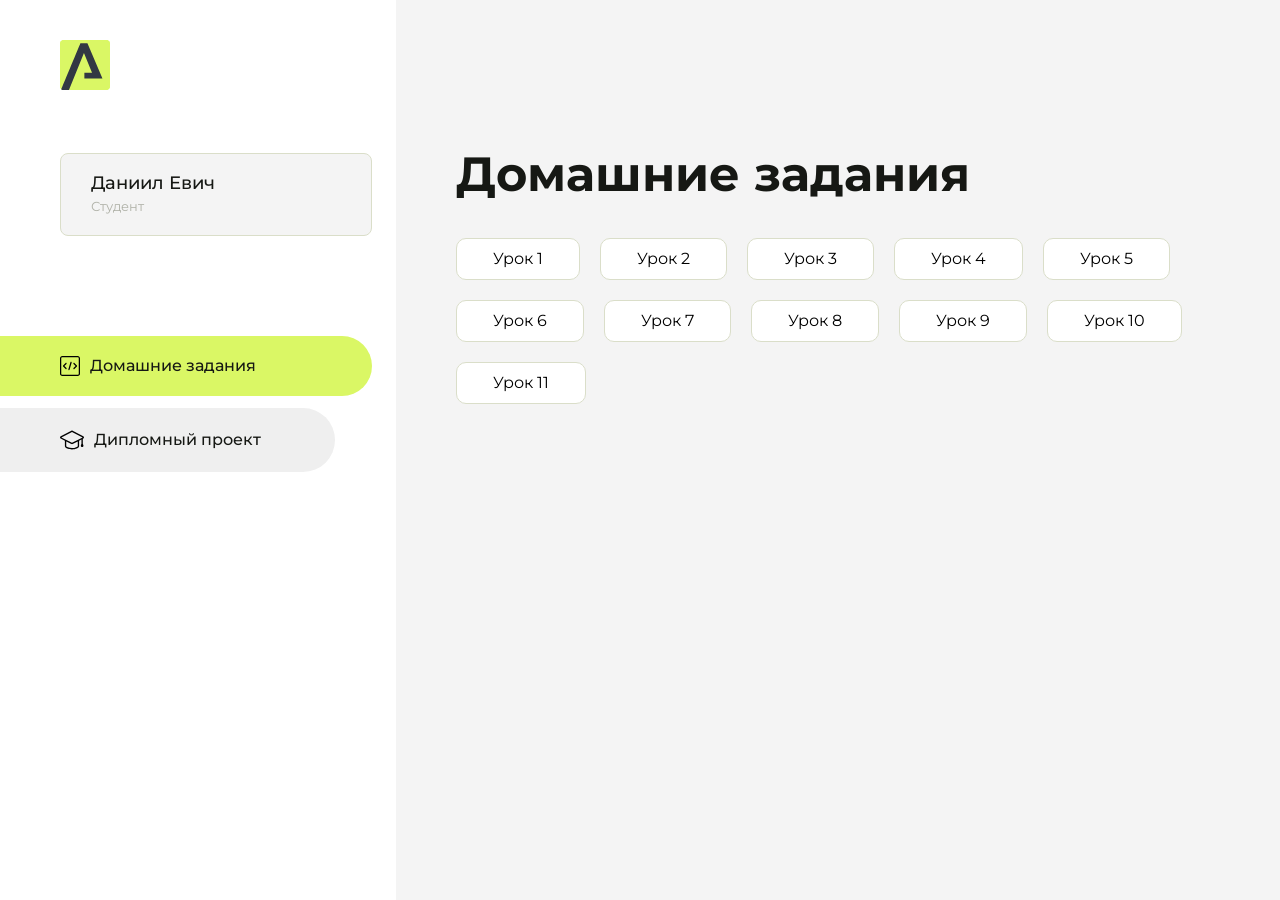
<file: index.html>
<!DOCTYPE html>
<html lang="en">
<head>
    <meta charset="UTF-8">
    <meta name="viewport" content="width=device-width, initial-scale=1.0">
    <title>Домашняя работа</title>
    <link rel="shortcut icon" href="src/logo.ico" type="image/x-icon">
    <link rel="preconnect" href="https://fonts.googleapis.com">
    <link rel="preconnect" href="https://fonts.gstatic.com" crossorigin>
    <link href="https://fonts.googleapis.com/css2?family=Montserrat:wght@400;500;700&family=Rubik:wght@500&display=swap"
          rel="stylesheet">
    <link rel="stylesheet" href="src/style.css">
</head>
<body id="body">
<div class="overlay" id="overlay"></div>
<div class="layout">
    <div class="burger" id="burger">
        <svg viewBox="0 0 24 24" fill="none" xmlns="http://www.w3.org/2000/svg">
            <g id="SVGRepo_bgCarrier" stroke-width="0"></g>
            <g id="SVGRepo_tracerCarrier" stroke-linecap="round" stroke-linejoin="round"></g>
            <g id="SVGRepo_iconCarrier">
                <path d="M4 18L20 18" stroke="#DAF765" stroke-width="2" stroke-linecap="round"></path>
                <path d="M4 12L20 12" stroke="#DAF765" stroke-width="2" stroke-linecap="round"></path>
                <path d="M4 6L20 6" stroke="#DAF765" stroke-width="2" stroke-linecap="round"></path>
            </g>
        </svg>
    </div>
    <aside class="sidebar" id="sidebar">
        <div class="sidebar__inner">
            <div class="logo">
                <svg width="50" height="50" viewBox="0 0 50 50" fill="none" xmlns="http://www.w3.org/2000/svg">
                    <g clip-path="url(#clip0_513_74730)">
                        <path d="M46.17 -0.257004H3.83C1.57281 -0.257004 -0.257 1.57281 -0.257 3.83V46.17C-0.257 48.4272 1.57281 50.257 3.83 50.257H46.17C48.4272 50.257 50.257 48.4272 50.257 46.17V3.83C50.257 1.57281 48.4272 -0.257004 46.17 -0.257004Z"
                              fill="#DAF765"/>
                        <path d="M24.375 38.4H42.461L27.441 3.1585H20.4355C20.4355 3.1585 6.7895 35.881 1.1945 49.294C2.015 50.0275 3.0945 50.257 3.6945 50.257H8.8445L23.954 13.07L32.0465 32.8285H24.375V38.4Z"
                              fill="#323843"/>
                    </g>
                    <defs>
                        <clipPath id="clip0_513_74730">
                            <rect width="50" height="50" fill="white"/>
                        </clipPath>
                    </defs>
                </svg>
            </div>
            <div class="sidebar__user">
                <div class="sidebar__name">Даниил Евич</div>
                <div class="sidebar__text">Студент</div>
            </div>
            <div class="sidebar__tabs">
                <div class="sidebar__item">
                    <button class="sidebar__button active" id="tasks">
                        <svg xmlns="http://www.w3.org/2000/svg" width="20" height="20" viewBox="0 0 20 20" fill="none">
                            <g clip-path="url(#clip0_704_74543)">
                                <path d="M17.7083 20H2.29167C1.0275 20 0 18.9725 0 17.7083V2.29167C0 1.0275 1.0275 0 2.29167 0H17.7083C18.9725 0 20 1.0275 20 2.29167V17.7083C20 18.9725 18.9725 20 17.7083 20ZM2.29167 1.25C1.7175 1.25 1.25 1.7175 1.25 2.29167V17.7083C1.25 18.2825 1.7175 18.75 2.29167 18.75H17.7083C18.2825 18.75 18.75 18.2825 18.75 17.7083V2.29167C18.75 1.7175 18.2825 1.25 17.7083 1.25H2.29167Z"
                                      fill="black"/>
                                <path d="M6.04167 13.125C5.88167 13.125 5.72167 13.0642 5.6 12.9417L3.1 10.4417C2.85583 10.1975 2.85583 9.80167 3.1 9.5575L5.6 7.0575C5.84417 6.81333 6.24 6.81333 6.48417 7.0575C6.72833 7.30167 6.72833 7.6975 6.48417 7.94167L4.42583 10L6.48417 12.0583C6.72833 12.3025 6.72833 12.6983 6.48417 12.9425C6.36167 13.0642 6.20167 13.125 6.04167 13.125Z"
                                      fill="black"/>
                                <path d="M8.95833 14.1667C8.9 14.1667 8.84 14.1583 8.78167 14.1417C8.45083 14.0442 8.26083 13.6967 8.35833 13.3658L10.4417 6.28251C10.5392 5.95084 10.8892 5.76417 11.2175 5.85917C11.5483 5.95667 11.7383 6.30417 11.6408 6.63501L9.5575 13.7183C9.47833 13.9908 9.22833 14.1667 8.95833 14.1667Z"
                                      fill="black"/>
                                <path d="M13.9583 13.125C13.7983 13.125 13.6383 13.0642 13.5167 12.9417C13.2725 12.6975 13.2725 12.3017 13.5167 12.0575L15.575 9.99916L13.5167 7.94083C13.2725 7.69666 13.2725 7.30083 13.5167 7.05666C13.7608 6.81249 14.1567 6.81249 14.4008 7.05666L16.9008 9.55666C17.145 9.80083 17.145 10.1967 16.9008 10.4408L14.4008 12.9408C14.2783 13.0642 14.1183 13.125 13.9583 13.125Z"
                                      fill="black"/>
                            </g>
                            <defs>
                                <clipPath id="clip0_704_74543">
                                    <rect width="20" height="20" fill="white"/>
                                </clipPath>
                            </defs>
                        </svg>
                        <span>Домашние задания</span></button>
                </div>
                <div class="sidebar__item">
                    <button class="sidebar__button" id="diplom">
                        <svg xmlns="http://www.w3.org/2000/svg" width="24" height="24" viewBox="0 0 24 24" fill="none">
                            <g clip-path="url(#clip0_704_74553)">
                                <path d="M23.2628 10.5971C23.7176 10.365 24 9.90375 24 9.39337C24 8.883 23.7176 8.42175 23.2628 8.18962L12.6135 2.75362C12.2291 2.55824 11.7705 2.55787 11.3854 2.75399L0.736875 8.19C0.282375 8.42175 0 8.883 0 9.39337C0 9.90375 0.282375 10.365 0.736875 10.5971L4.89038 12.7177V18.2074C4.89038 19.8154 8.412 21.393 12 21.393C15.5884 21.393 19.1096 19.815 19.1096 18.2074V12.7174L21.4609 11.517V15.8017L20.901 17.2305C20.7409 17.6389 20.7934 18.0994 21.0405 18.4616C21.2876 18.8246 21.6979 19.041 22.1366 19.041C22.5754 19.041 22.9852 18.8246 23.2324 18.462C23.4795 18.099 23.532 17.6385 23.3719 17.2301L22.8124 15.8021V10.827L23.2628 10.5971ZM17.7623 18.1721C17.6198 18.6375 15.3491 20.0419 12 20.0419C8.65088 20.0419 6.38025 18.6375 6.2415 18.2074V12.3037L6.23887 12.3019C6.23812 12.057 6.1065 11.8207 5.87325 11.7019L1.3515 9.39337L12 3.95737L22.6489 9.39337L12 14.8294L5.87325 11.7019C5.54063 11.5331 4.6695 11.6674 4.5 12C4.33012 12.3322 4.55813 12.5479 4.89038 12.7177L11.3857 16.0331C11.5781 16.1314 11.7889 16.1805 12 16.1805C12.2107 16.1805 12.4222 16.1314 12.6146 16.0331L17.7593 13.407L17.7623 18.1721Z"
                                      fill="black"/>
                            </g>
                            <defs>
                                <clipPath id="clip0_704_74553">
                                    <rect width="24" height="24" fill="white"/>
                                </clipPath>
                            </defs>
                        </svg>
                        <span>Дипломный проект</span></button>
                </div>
            </div>
        </div>

    </aside>
    <div class="content">
        <div class="container">
            <div class="content__block" id="tasksBlock">
                <div class="content__title">Домашние задания</div>
                <ul class="content__list">
                    <li class="content__list-item">
                        <a href="Homework 1/index.html">Урок 1</a>
                    </li>
                    <li class="content__list-item">
                        <a href="Homework_2/index.html">Урок 2</a>
                    </li>
                    <li class="content__list-item">
                        <a href="Homework_3/index.html">Урок 3</a>
                    </li>
                    <li class="content__list-item">
                        <a href="Homework_4/index.html">Урок 4</a>
                    </li>
                     <li class="content__list-item">
                        <a href="Homework_5/article.html">Урок 5</a>
                    </li>
                     <li class="content__list-item">
                        <a href="Homework_6/index.html">Урок 6</a>
                    </li>
                     <li class="content__list-item">
                        <a href="Homework_7/article.html">Урок 7</a>
                    </li>
                    <li class="content__list-item">
                        <a href="Homework_8/index.html">Урок 8</a>
                    </li>
                    <li class="content__list-item">
                        <a href="Homework_9/article.html">Урок 9</a>
                    </li>
                    <li class="content__list-item">
                        <a href="Homework_10/index.html">Урок 10</a>
                    </li>
                    <li class="content__list-item">
                        <a href="Homework_11/index.html">Урок 11</a>
                    </li>
                </ul>
            </div>
            <div class="content__block hidden" id="diplomBlock">
                <div class="content__title">Дипломный проект</div>
                <div class="content__list-diplom">
                    <a href="ПАПКА-С-НОМЕРОМ-УРОКА">Ссылка на ДЗ</a>
                </div>
                <div class="content__decor">
                    <div class="content__decor-text">Давай проверим, чему ты научился!</div>
                    <div class="content__decor-img">
                        <img src="src/decor.png" alt="decor">
                    </div>
                </div>
            </div>
        </div>
    </div>
</div>
<script src="src/index.js"></script>
</body>
</html>
</file>
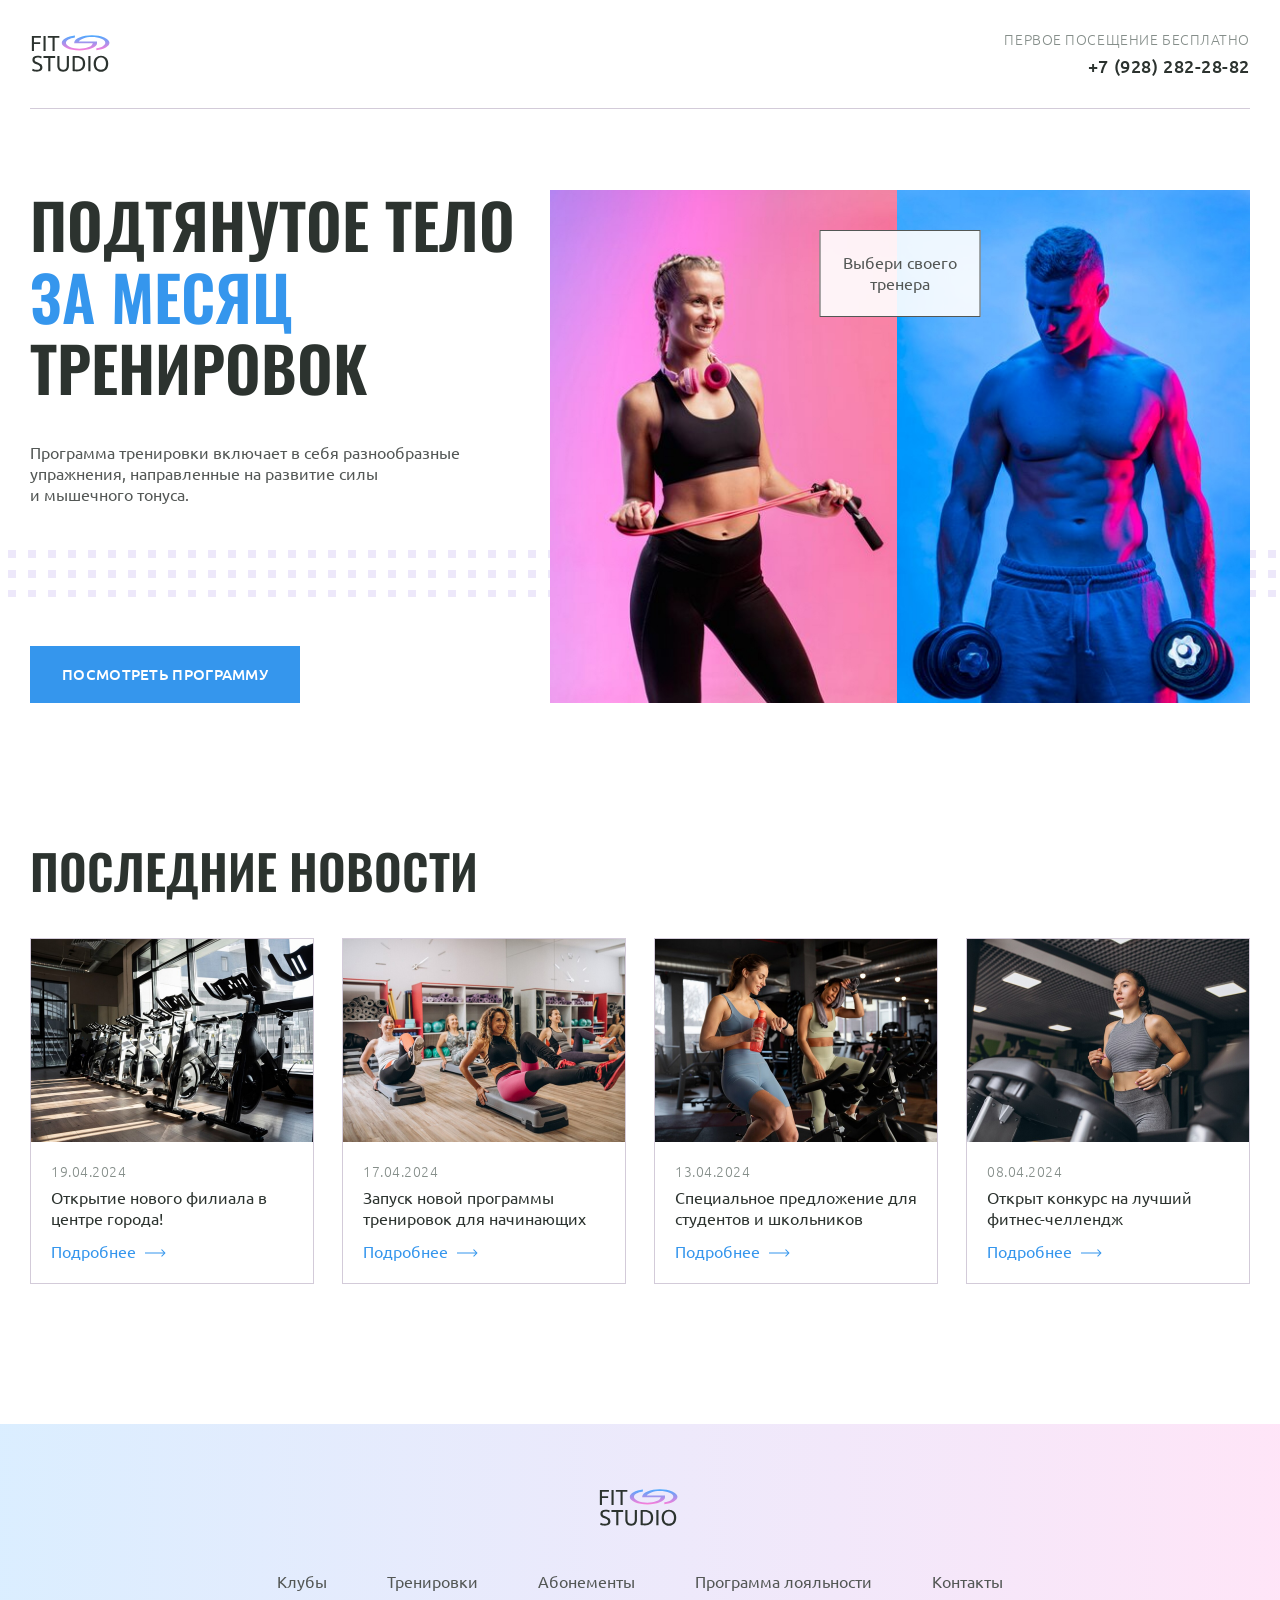
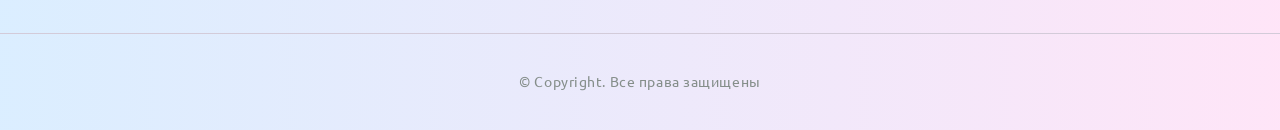
<file: Homework_10/index.html>
<!DOCTYPE html>
<html lang="ru">
<head>
    <meta charset="UTF-8">
    <meta name="viewport" content="width=device-width, initial-scale=1.0">
    <title>Fit Studio - Главная</title>
    <link rel="stylesheet" href="./css/normalize.css">
    <link rel="stylesheet" href="./css/fonts.css">
    <link rel="stylesheet" href="./css/globals.css">
    <link rel="stylesheet" href="./css/header.css">
    <link rel="stylesheet" href="./css/index.css">
    <link rel="stylesheet" href="./css/footer.css">
    <link 
    rel="icon" 
    href="./images/favicon-icon.svg" 
    sizes="128x128"
    type="image/svg+xml">
</head>
<body>
    <header class="header">
        <div class="container">
            <div class=" header-container">
                <a href="/">
                <img src="./images/logo-icon.svg" alt="Логотип Fit Studio">
                 </a>
                <div class="phone">
                    <p class="phone-text">Первое посещение бесплатно</p>
                    <a class="phone-link" href="tel:+79282822882">+7 (928) 282-28-82</a>
                </div>
            </div>
        </div>
    </header>
    <section class="hero section">
        <div class="container hero-container">
            <div class="hero-info">
                <h1>Подтянутое тело <strong>за месяц</strong> тренировок</h1>
                <p class="text">Программа тренировки включает в себя разнообразные упражнения, направленные на развитие силы и мышечного тонуса.</p>
                <a class="button" href="#"> Посмотреть программу</a>
            </div>
            <div class="hero-img">
                <p class="hero-choose text">Выбери своего тренера</p>
                <img src="./images/woman-img.jpg" width="347" height="513" alt="спортивная девушка держит в руках скакалку">
                <img src="./images/man-img.jpg" width="353" height="513" alt="спортивный мужчина держит в руках гантели">
            </div>
        </div>
    </section>
    <section class="news section">
        <div class="container">
            <h2>Последние новости</h2>
            <div class="news-container">
                <article class="news-article">
                    <header>
                        <img src="./images/news-img-1.jpg" width="284" height="203" alt="велотренажеры">
                        <div class="news-info">
                            <time datetime="2024-04-19">19.04.2024</time>
                            <h3>Открытие нового филиала в центре города!</h3>
                        </div>
                    </header>
                    <footer>
                        <a href="article.html">Подробнее</a>
                     </footer>
                </article>
                <article class="news-article">
                    <header>
                        <img src="./images/news-img-2.jpg" width="284" height="203" alt="группа девушек занимается спортом">
                        <div class="news-info">
                            <time datetime="2024-04-17">17.04.2024</time>
                            <h3>Запуск новой программы тренировок для начинающих</h3>
                        </div>
                    </header>
                    <footer>
                        <a href="article.html">Подробнее</a>
                     </footer>
                </article>
                <article class="news-article">
                    <header>
                        <img src="./images/news-img-3.jpg" width="284" height="203" alt="две девушки занимаются на велотренажере">
                        <div class="news-info">
                            <time datetime="2024-04-13">13.04.2024</time>
                            <h3>Специальное предложение для студентов и школьников</h3>
                        </div>
                    </header>
                    <footer>
                        <a href="article.html">Подробнее</a>
                     </footer>
                </article>
                <article class="news-article">
                    <header>
                        <img src="./images/news-img-4.jpg" width="284" height="203" alt="девушка бежит на велодорожке">
                        <div class="news-info">
                            <time datetime="2024-04-08">08.04.2024</time>
                            <h3>Открыт конкурс на лучший фитнес-челлендж</h3>
                        </div>
                    </header>
                    <footer>
                        <a href="article.html">Подробнее</a>
                     </footer>
                </article>
            </div> 
      </div> 
    </section>
    <footer class="footer">
        <div class="footer-top">
            <div class="container">
                <a class="footer-logo" href="/">
                    <img src="./images/logo-icon.svg" alt="Логотип Fit Studio">
                 </a>
                 <nav class="menu">
                    <ul>
                        <li><a href="#">Клубы</a></li>
                        <li><a href="#">Тренировки</a></li>
                        <li><a href="#">Абонементы</a></li>
                        <li><a href="#">Программа лояльности</a></li>
                        <li><a href="#">Контакты</a></li>
                    </ul>
                 </nav>
            </div>     
        </div>
        <div class="container">
           <p class="copy">&copy; Copyright. Все права защищены</p> 
        </div>

    </footer>
</body>
</html>
</file>
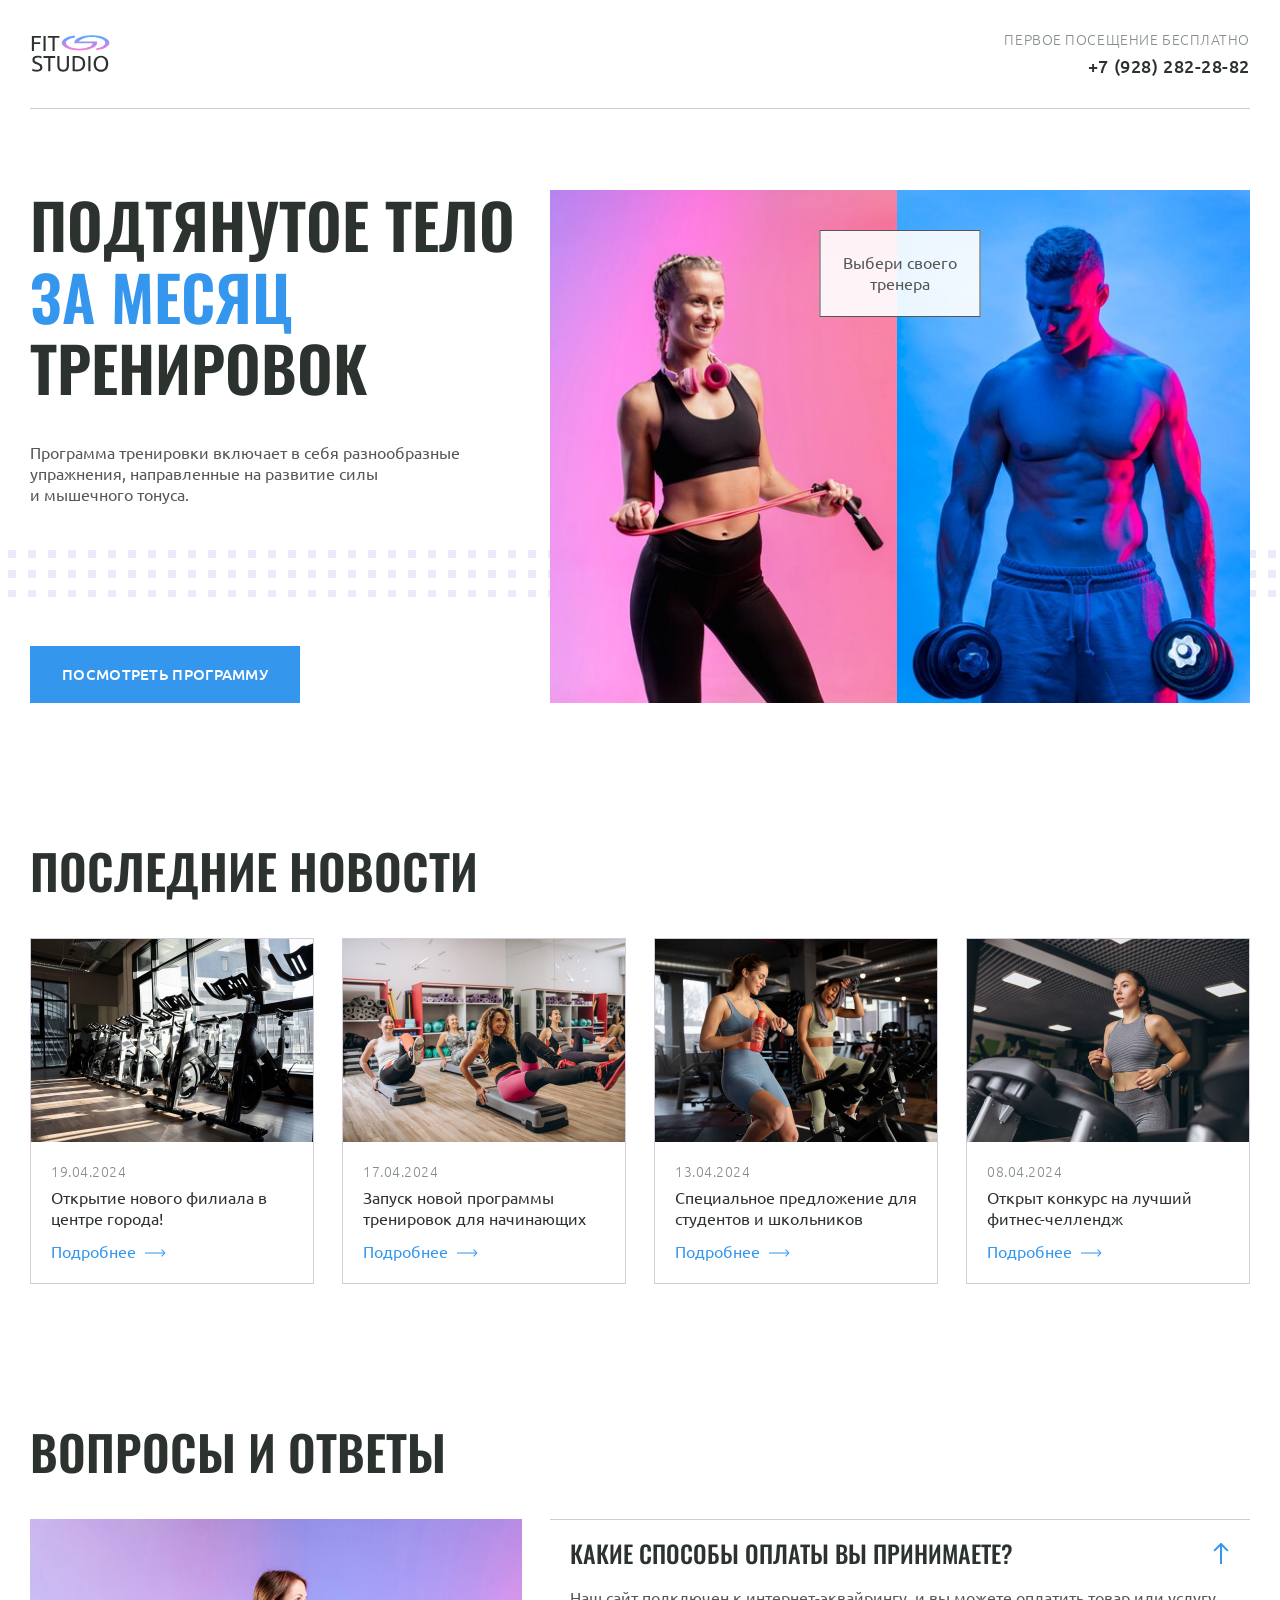
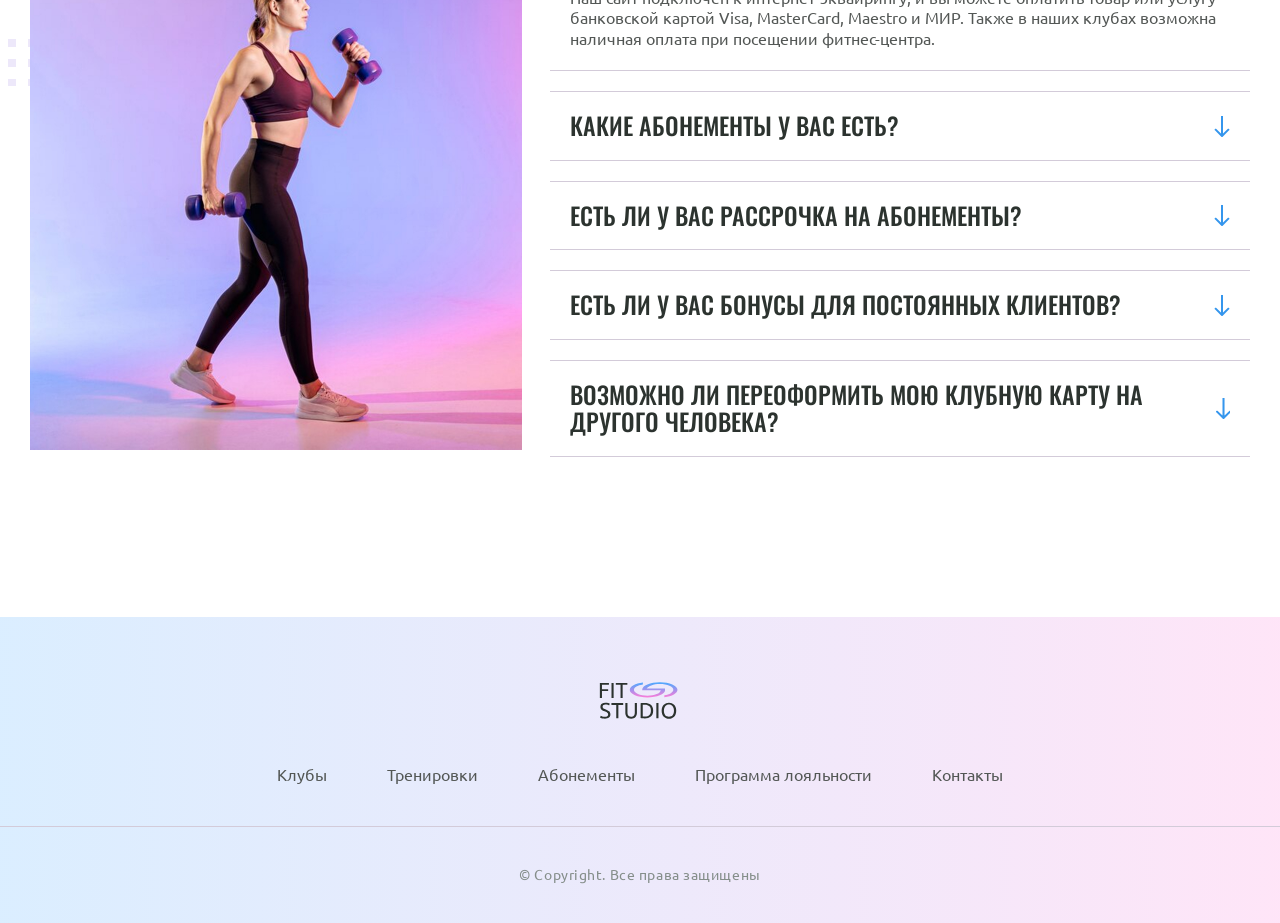
<file: Homework_11/index.html>
<!DOCTYPE html>
<html lang="ru">
<head>
    <meta charset="UTF-8">
    <meta name="viewport" content="width=device-width, initial-scale=1.0">
    <title>Fit Studio - Главная</title>
    <link rel="stylesheet" href="./css/normalize.css">
    <link rel="stylesheet" href="./css/fonts.css">
    <link rel="stylesheet" href="./css/globals.css">
    <link rel="stylesheet" href="./css/header.css">
    <link rel="stylesheet" href="./css/index.css">
    <link rel="stylesheet" href="./css/footer.css">
    <link 
    rel="icon" 
    href="./images/favicon-icon.svg" 
    sizes="128x128"
    type="image/svg+xml">
</head>
<body>
    <header class="header">
        <div class="container">
            <div class=" header-container">
                <a href="/">
                <img src="./images/logo-icon.svg" alt="Логотип Fit Studio">
                 </a>
                <div class="phone">
                    <p class="phone-text">Первое посещение бесплатно</p>
                    <a class="phone-link" href="tel:+79282822882">+7 (928) 282-28-82</a>
                </div>
            </div>
        </div>
    </header>
    <section class="hero section">
        <div class="container hero-container">
            <div class="hero-info">
                <h1>Подтянутое тело <strong>за месяц</strong> тренировок</h1>
                <p class="text">Программа тренировки включает в себя разнообразные упражнения, направленные на развитие силы и мышечного тонуса.</p>
                <a class="button" href="#"> Посмотреть программу</a>
            </div>
            <div class="hero-img">
                <p class="hero-choose text">Выбери своего тренера</p>
                <img src="./images/woman-img.jpg" width="347" height="513" alt="спортивная девушка держит в руках скакалку">
                <img src="./images/man-img.jpg" width="353" height="513" alt="спортивный мужчина держит в руках гантели">
            </div>
        </div>
    </section>
    <section class="news section">
        <div class="container">
            <h2>Последние новости</h2>
            <div class="news-container">
                <article class="news-article">
                    <header>
                        <img src="./images/news-img-1.jpg" width="284" height="203" alt="велотренажеры">
                        <div class="news-info">
                            <time datetime="2024-04-19">19.04.2024</time>
                            <h3>Открытие нового филиала в центре города!</h3>
                        </div>
                    </header>
                    <footer>
                        <a href="article.html">Подробнее</a>
                     </footer>
                </article>
                <article class="news-article">
                    <header>
                        <img src="./images/news-img-2.jpg" width="284" height="203" alt="группа девушек занимается спортом">
                        <div class="news-info">
                            <time datetime="2024-04-17">17.04.2024</time>
                            <h3>Запуск новой программы тренировок для начинающих</h3>
                        </div>
                    </header>
                    <footer>
                        <a href="article.html">Подробнее</a>
                     </footer>
                </article>
                <article class="news-article">
                    <header>
                        <img src="./images/news-img-3.jpg" width="284" height="203" alt="две девушки занимаются на велотренажере">
                        <div class="news-info">
                            <time datetime="2024-04-13">13.04.2024</time>
                            <h3>Специальное предложение для студентов и школьников</h3>
                        </div>
                    </header>
                    <footer>
                        <a href="article.html">Подробнее</a>
                     </footer>
                </article>
                <article class="news-article">
                    <header>
                        <img src="./images/news-img-4.jpg" width="284" height="203" alt="девушка бежит на велодорожке">
                        <div class="news-info">
                            <time datetime="2024-04-08">08.04.2024</time>
                            <h3>Открыт конкурс на лучший фитнес-челлендж</h3>
                        </div>
                    </header>
                    <footer>
                        <a href="article.html">Подробнее</a>
                     </footer>
                </article>
            </div> 
      </div> 
    </section>
    <section class="faq section">
        <div class="container">
            <h2>Вопросы и ответы</h2>
            <div class="faq-container">
               <img src="./images/woman-2.jpg" width="492" height="531" alt="девушка с гантелями"> 
            
                <div class="details">
                    <details name="faq" open>
                    <summary class="title-medium">Какие способы оплаты вы принимаете?</summary>
                    <p>Наш сайт подключен к интернет-эквайрингу, и вы можете оплатить товар или услугу банковской картой Visa, MasterCard, Maestro и МИР. Также в наших клубах возможна наличная оплата при посещении фитнес-центра.
                    </p>
                    </details>
                    <details name="faq">
                    <summary class="title-medium">Какие абонементы у вас есть?</summary>
                    <p>Наш сайт подключен к интернет-эквайрингу, и вы можете оплатить товар или услугу банковской картой Visa, MasterCard, Maestro и МИР. Также в наших клубах возможна наличная оплата при посещении фитнес-центра.
                    </p>
                    </details>
                    <details name="faq">
                    <summary class="title-medium">Есть ли у вас рассрочка на абонементы?</summary>
                    <p>Наш сайт подключен к интернет-эквайрингу, и вы можете оплатить товар или услугу банковской картой Visa, MasterCard, Maestro и МИР. Также в наших клубах возможна наличная оплата при посещении фитнес-центра.
                    </p>
                    </details>
                    <details name="faq">
                    <summary class="title-medium">Есть ли у вас бонусы для постоянных клиентов?</summary>
                    <p>Наш сайт подключен к интернет-эквайрингу, и вы можете оплатить товар или услугу банковской картой Visa, MasterCard, Maestro и МИР. Также в наших клубах возможна наличная оплата при посещении фитнес-центра.
                    </p>
                    </details>
                    <details name="faq">
                    <summary class="title-medium">Возможно ли переоформить мою клубную карту на другого человека?</summary>
                    <p>Наш сайт подключен к интернет-эквайрингу, и вы можете оплатить товар или услугу банковской картой Visa, MasterCard, Maestro и МИР. Также в наших клубах возможна наличная оплата при посещении фитнес-центра.
                    </p>
                    </details>
                </div>
            </div>    
        </div>
    </section>
    <footer class="footer">
        <div class="footer-top">
            <div class="container">
                <a class="footer-logo" href="/">
                    <img src="./images/logo-icon.svg" alt="Логотип Fit Studio">
                 </a>
                 <nav class="menu">
                    <ul>
                        <li><a href="#">Клубы</a></li>
                        <li><a href="#">Тренировки</a></li>
                        <li><a href="#">Абонементы</a></li>
                        <li><a href="#">Программа лояльности</a></li>
                        <li><a href="#">Контакты</a></li>
                    </ul>
                 </nav>
            </div>     
        </div>
        <div class="container">
           <p class="copy">&copy; Copyright. Все права защищены</p> 
        </div>

    </footer>
</body>
</html>
</file>
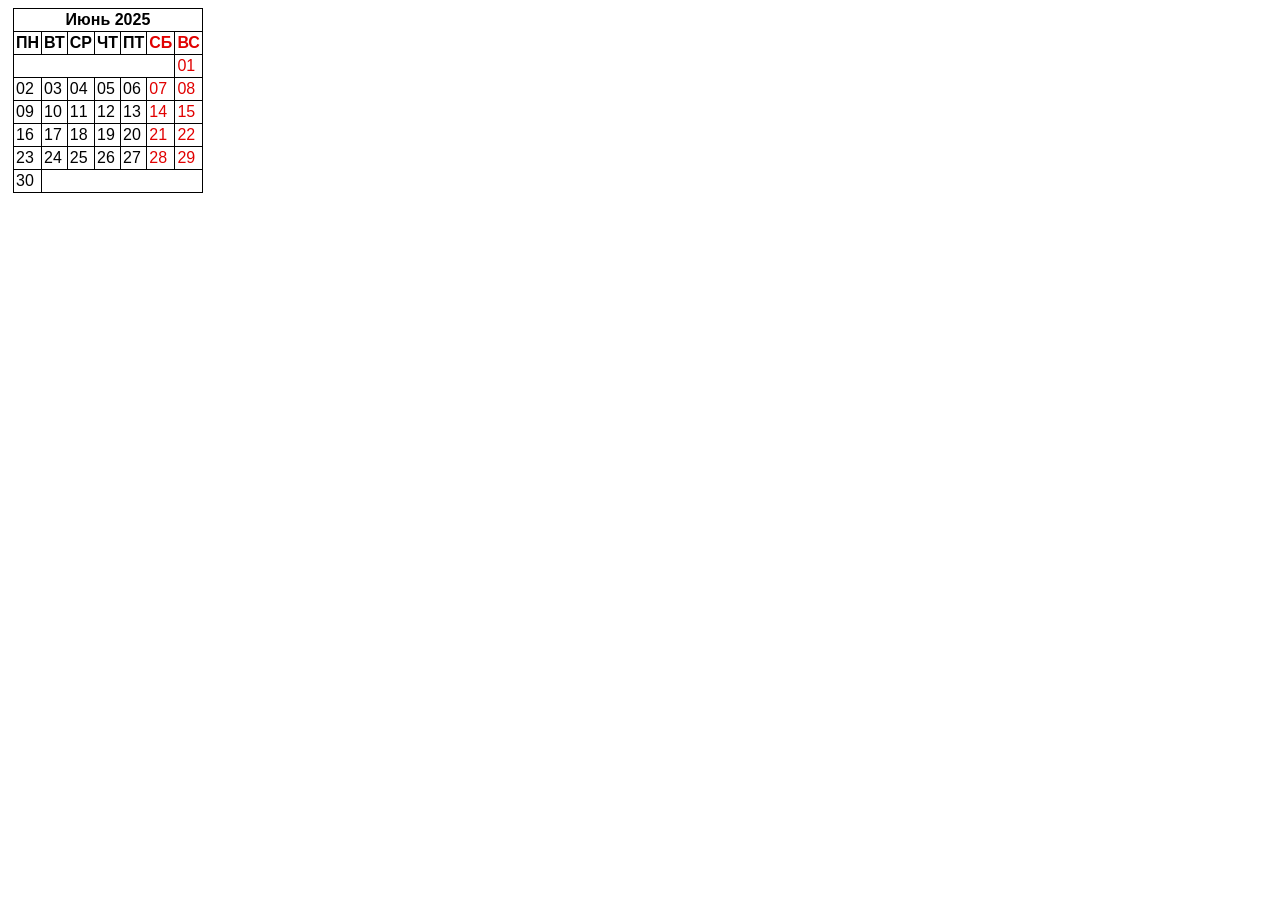
<file: Homework_3/index.html>
<!DOCTYPE html>
<html lang="ru">
<head>
    <meta charset="UTF-8">
    <meta name="viewport" content="width=device-width, initial-scale=1.0">
    <title>Практика по таблицам</title>
    <link rel="stylesheet" href="./css/style.css">
</head>
<body>
   <article>
    <table>
    <caption>Июнь 2025</caption>
    <thead>
     <tr> 
        <th>ПН</th>
        <th>ВТ</th>
        <th>СР</th>
        <th>ЧТ</th>
        <th>ПТ</th>
        <th class="weekend">СБ</th>
        <th class="weekend">ВС</th>
     </tr>
    </thead>
    <tbody>
       <tr>
        <td colspan="6"></td>
        <td class="weekend">01</td>
     </tr>
     <tr>
        <td>02</td>
        <td>03</td>
        <td>04</td>
        <td>05</td>
        <td>06</td>
        <td class="weekend">07</td>
        <td class="weekend">08</td>
     </tr>
      <tr>
        <td>09</td>
        <td>10</td>
        <td>11</td>
        <td>12</td>
        <td>13</td>
        <td class="weekend">14</td>
        <td class="weekend">15</td>
     </tr>
      <tr>
        <td>16</td>
        <td>17</td>
        <td>18</td>
        <td>19</td>
        <td>20</td>
        <td class="weekend">21</td>
        <td class="weekend">22</td>
     </tr>
      <tr>
        <td>23</td>
        <td>24</td>
        <td>25</td>
        <td>26</td>
        <td>27</td>
        <td class="weekend">28</td>
        <td class="weekend">29</td>
     </tr>
      <tr>
        <td>30</td>
        <td colspan="6"></td>
     </tr>
    </tbody>
    </table>
    </article>
</body>
</html>
</file>
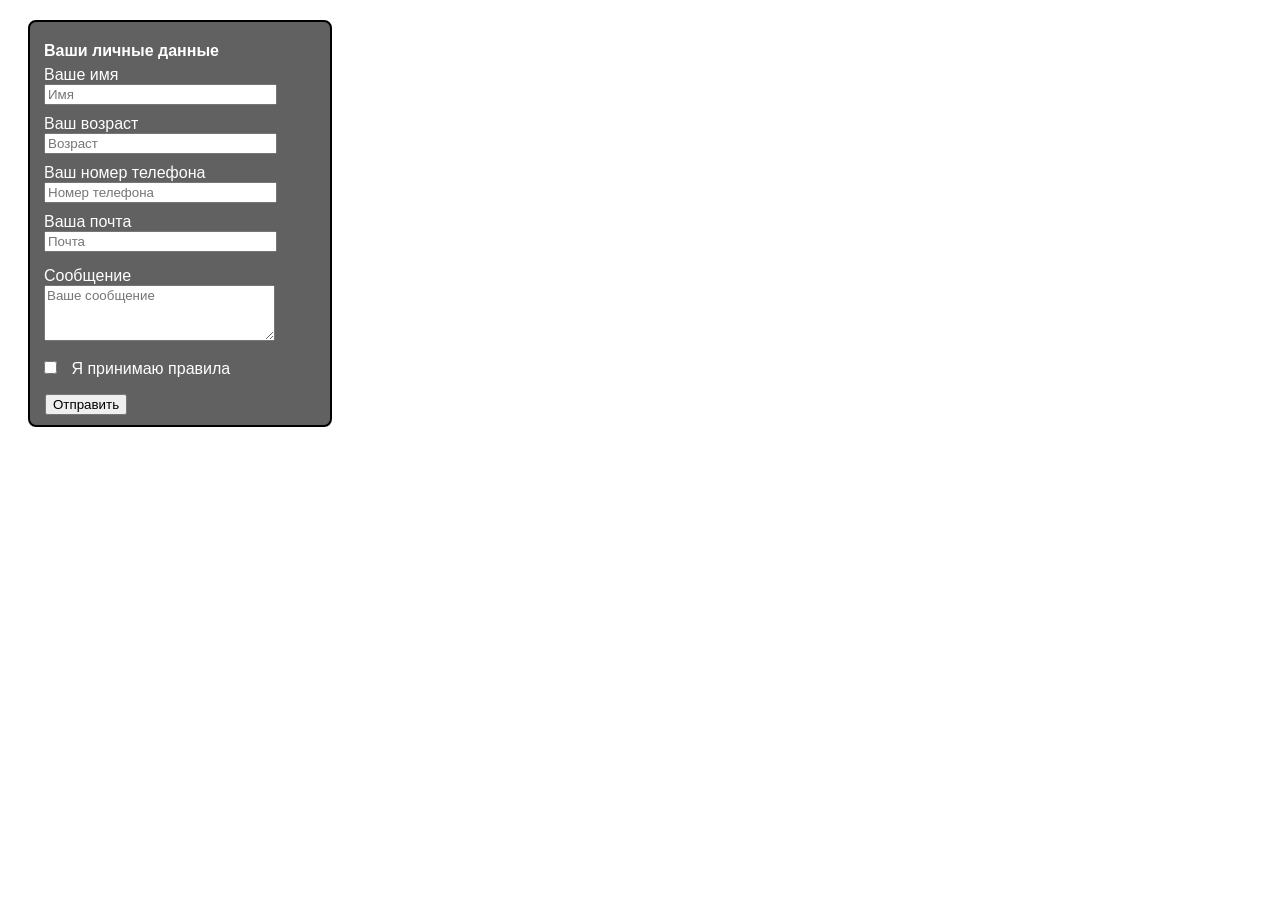
<file: Homework_4/index.html>
<!DOCTYPE html>
<html lang="ru">
<head>
    <meta charset="UTF-8">
    <meta name="viewport" content="width=device-width, initial-scale=1.0">
    <title>Форма</title>
    <link rel="stylesheet" href="./css/style.css">

</head>
<body>
    <div class="block">
    <form class="form">

        <fieldset class="form1"> 

            <legend class="legend">Ваши личные данные</legend>
            
            <label for="name">
                Ваше имя
            <input id="name" type="text" placeholder="Имя" required>
            </label>

            <label for="age">
                Ваш возраст
            <input id="age" type="number" inputmode="numeric" placeholder="Возраст" required>
            </label>

            <label for="tel">
                Ваш номер телефона
            <input id="tel" type="tel" inputmode="tel" placeholder="Номер телефона" required> 
            </label>

            <label for="email">
                Ваша почта
            <input id="email" type="email" inputmode="email" placeholder="Почта" required>
            </label>

        </fieldset>

        <fieldset class="form2">
                Сообщение
            <label  for="message">
                    <textarea id="message" name="message" placeholder="Ваше сообщение"></textarea>
            </label>

            <label for="rules">

              <input id="rules" type="checkbox" required>
                Я принимаю правила
            </label> 

        </fieldset>

        <button class="button">Отправить</button>
           

    </form>
    </div>
</body>
</html>
</file>
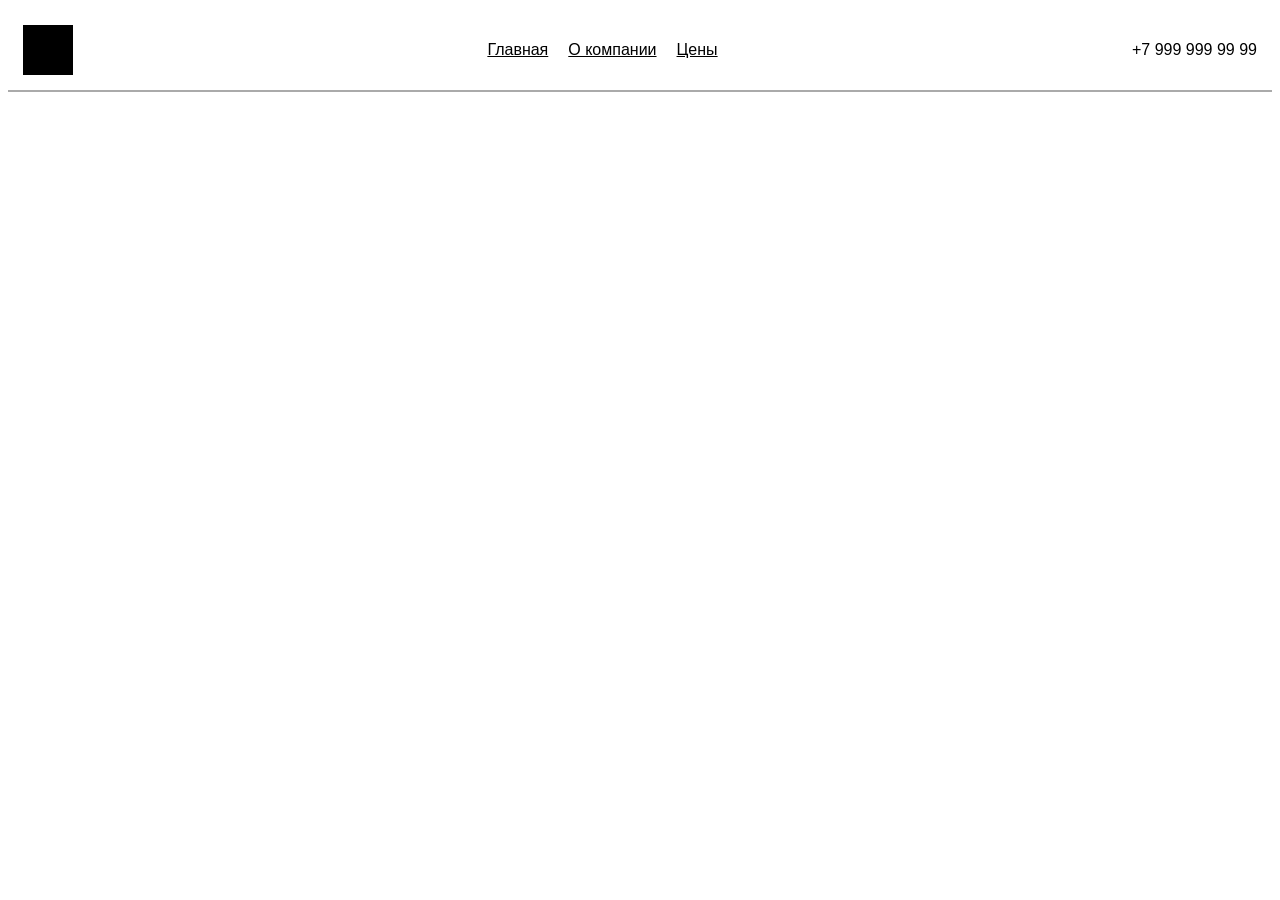
<file: Homework_6/index.html>
<!DOCTYPE html>
<html lang="ru">
<head>
    <meta charset="UTF-8">
    <meta name="viewport" content="width=device-width, initial-scale=1.0">
    <title>Flexbox</title>
    <link rel="stylesheet" href="./style.css">
</head>
<body>
    <header class="header">
        <div class="container">

            <a class="o" href="#">о</a>

            <ul class="navigation">
                <li><a href="#">Главная</a></li>
                <li><a href="#">О компании</a></li>
                <li><a href="#">Цены</a></li>
            </ul>

            <a class="tel" href="tel:+79999999999">+7 999 999 99 99</a>

        </div>
    </header>
</body>
</html>
</file>
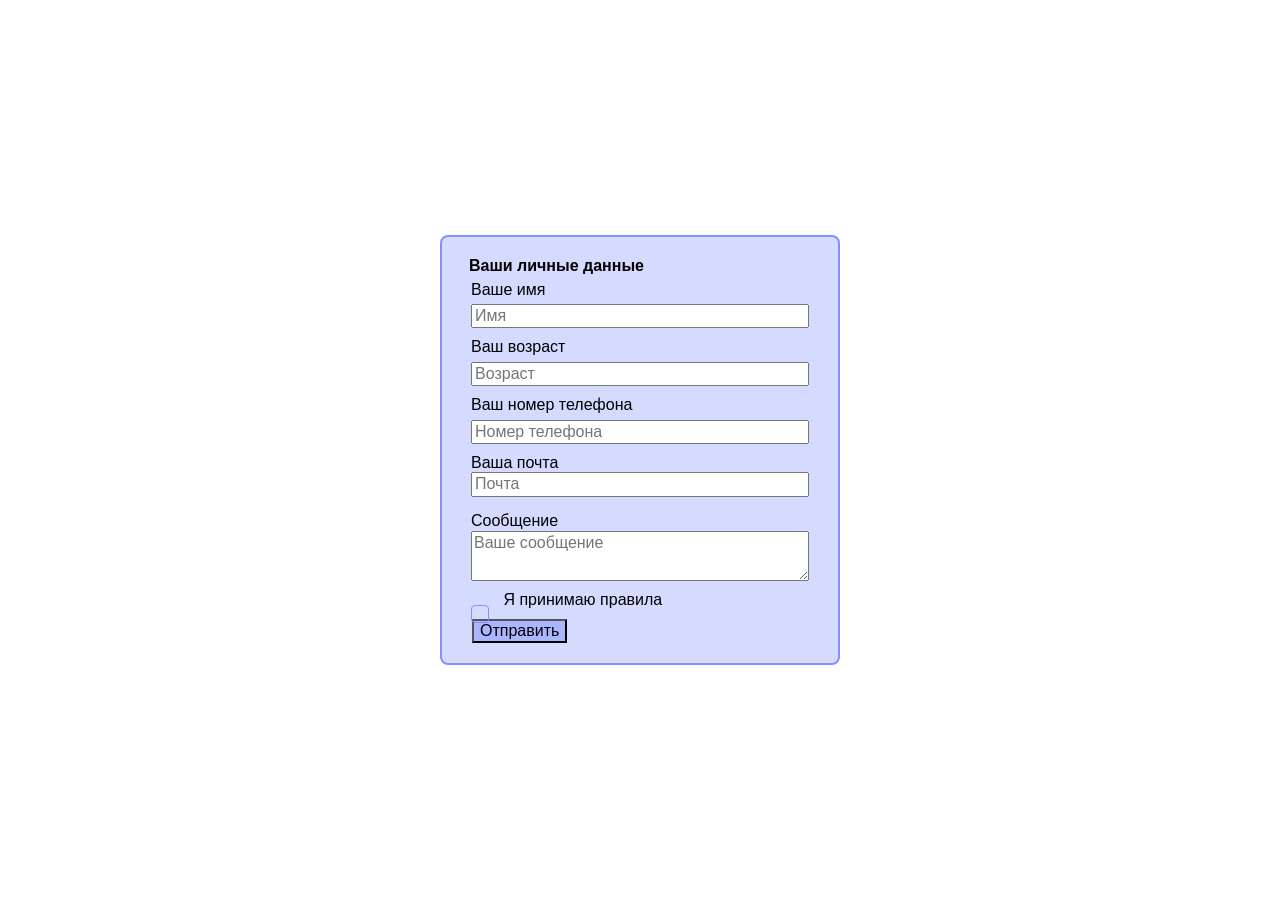
<file: Homework_8/index.html>
<!DOCTYPE html>
<html lang="ru">
<head>
    <meta charset="UTF-8">
    <meta name="viewport" content="width=device-width, initial-scale=1.0">
    <title>Форма</title>
    <link rel="stylesheet" href="./css/style.css">
    <link rel="stylesheet" href="./css/normalize.css">

</head>
<body>
    <div class="block">
    <form class="form">

        <fieldset class="form1"> 

            <legend class="legend">Ваши личные данные</legend>
            
            <label for="name">
                Ваше имя
            <input id="name" type="text" placeholder="Имя" required>
            </label>

            <label for="age">
                Ваш возраст
            <input id="age" type="number" inputmode="numeric" placeholder="Возраст" required>
            </label>

            <label for="tel">
                Ваш номер телефона
            <input id="tel" type="tel" inputmode="tel" placeholder="Номер телефона" required> 
            </label>

            <label for="email">
                Ваша почта
            <input id="email" type="email" inputmode="email" placeholder="Почта" required>
            </label>

        </fieldset>

        <fieldset class="form2">
                Сообщение
            <label  for="message">
                    <textarea id="message" name="message" placeholder="Ваше сообщение"></textarea>
            </label>

            <label for="rules">
              <input id="rules" type="checkbox" required>
                Я принимаю правила
            </label> 

        </fieldset>

        <button class="button">Отправить</button>
           
    </form>
    </div>
</body>
</html>
</file>
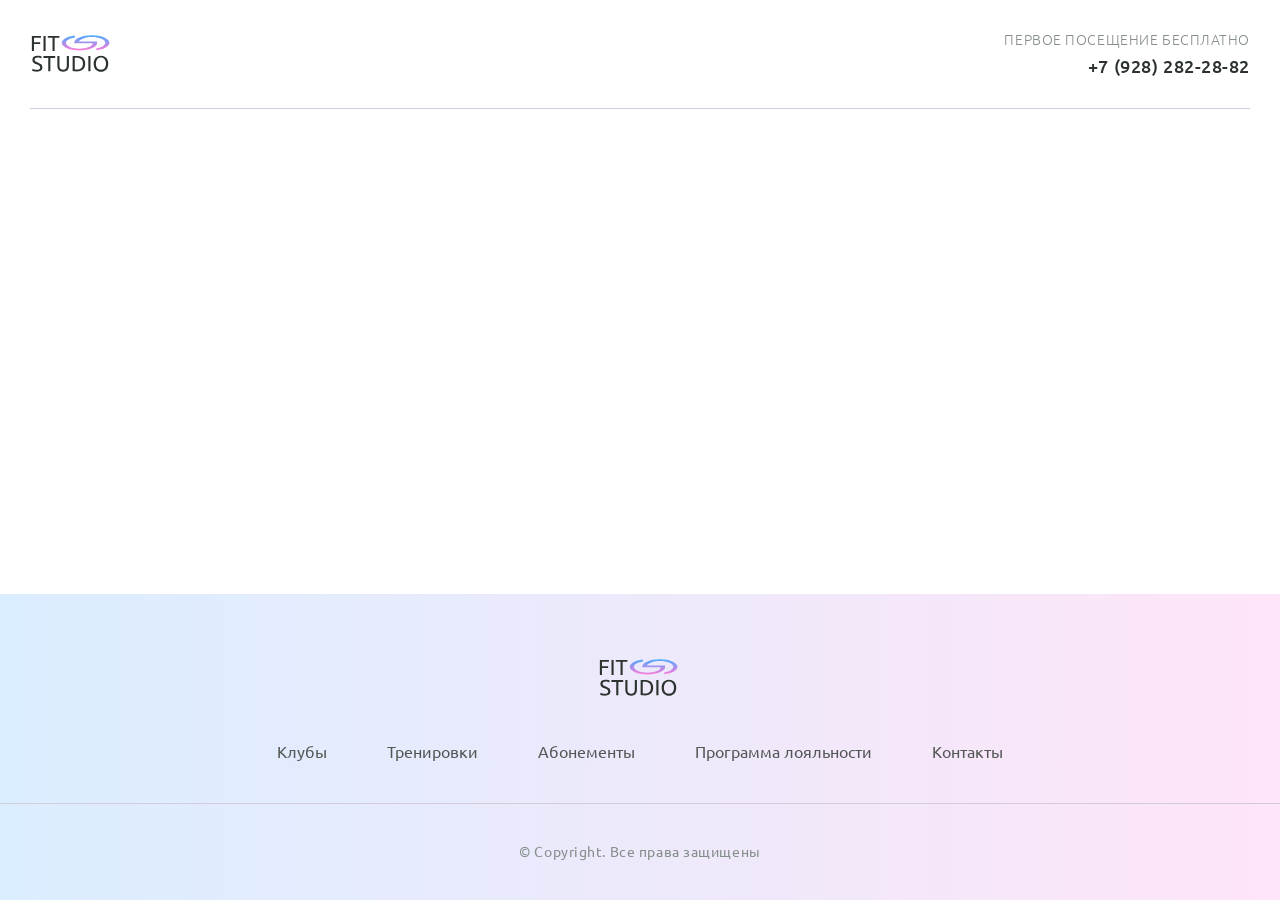
<file: Homework_9/index.html>
<!DOCTYPE html>
<html lang="ru">
<head>
    <meta charset="UTF-8">
    <meta name="viewport" content="width=device-width, initial-scale=1.0">
    <title>Fit Studio - Главная</title>
    <link rel="stylesheet" href="./css/normalize.css">
    <link rel="stylesheet" href="./css/fonts.css">
    <link rel="stylesheet" href="./css/globals.css">
    <link rel="stylesheet" href="./css/header.css">
    <link rel="stylesheet" href="./css/index.css">
    <link rel="stylesheet" href="./css/footer.css">
    <link 
    rel="icon" 
    href="./images/favicon-icon.svg" 
    sizes="128x128"
    type="image/svg+xml">
</head>
<body>
    <header class="header">
        <div class="container">
            <div class=" header-container">
                <a href="/">
                <img src="./images/logo-icon.svg" alt="Логотип Fit Studio">
                 </a>
                <div class="phone">
                    <p class="phone-text">Первое посещение бесплатно</p>
                    <a class="phone-link" href="tel:+79282822882">+7 (928) 282-28-82</a>
                </div>
            </div>
        </div>
    </header>
    <footer class="footer">
        <div class="footer-top">
            <div class="container">
                <a class="footer-logo" href="/">
                    <img src="./images/logo-icon.svg" alt="Логотип Fit Studio">
                 </a>
                 <nav class="menu">
                    <ul>
                        <li><a href="#">Клубы</a></li>
                        <li><a href="#">Тренировки</a></li>
                        <li><a href="#">Абонементы</a></li>
                        <li><a href="#">Программа лояльности</a></li>
                        <li><a href="#">Контакты</a></li>
                    </ul>
                 </nav>
            </div>     
        </div>
        <div class="container">
           <p class="copy">&copy; Copyright. Все права защищены</p> 
        </div>

    </footer>
</body>
</html>
</file>
<file: src/style.css>
*{padding: 0;margin: 0;border: 0;}
*,*:before,*:after{-webkit-box-sizing: border-box;box-sizing: border-box;}
:focus,:active{outline: none;}
a:focus,a:active{outline: none;}
nav,footer,header,aside{display: block;}
html,body{
    height:100%;width:100%;
    font-size:100%;line-height:1;-ms-text-size-adjust:100%;-moz-text-size-adjust:100%;-webkit-text-size-adjust:100%;}
input,button,textarea{font-family:inherit;}
input::-ms-clear{display: none;}
button{cursor: pointer;}
button::-moz-focus-inner{padding:0;border:0;}
a,a:visited{text-decoration: none;}
a:hover{text-decoration: none;}
ul li{list-style: none;}
img{vertical-align: top;}
h1,h2,h3,h4,h5,h6{font-size:inherit;font-weight: inherit;}
a{color:inherit;}



body {
    font-family: "Montserrat",SansSerif;
    color: black;
}

body.overflow {
    overflow: hidden;
}



.layout {
    display: -webkit-box;
    display: -ms-flexbox;
    display: flex;
    min-height: 100vh;
}

.sidebar {
    padding: 40px 24px 40px 0;
    -ms-flex-negative: 0;
    flex-shrink: 0;
    background-color: white;
}



.content {
    -webkit-box-flex: 1;
    -ms-flex-positive: 1;
    flex-grow: 1;
    background-color: #F4F4F4;
}

.container {
    display: -webkit-box;
    display: -ms-flexbox;
    display: flex;
    -webkit-box-orient: vertical;
    -webkit-box-direction: normal;
    -ms-flex-direction: column;
    flex-direction: column;
    -webkit-box-pack: center;
    -ms-flex-pack: center;
    justify-content: center;
    -webkit-box-align: center;
    -ms-flex-align: center;
    align-items: center;
    padding: 150px 60px 80px 60px;
}


.logo {
    margin-left: 60px;
    margin-bottom: 60px;
}

.sidebar__user {
    background-color: #F4F4F4;
    padding: 20px 30px;
    margin-left: 60px;
    margin-bottom: 100px;
    border-radius: 8px;
    border: 1px solid #DADEC9;
}

.sidebar__name {
    color:#161814;
    font-size: 18px;
    font-weight: 500;
    margin-bottom: 6px;
}

.sidebar__text {
    color: #AFB1A7;
    font-size: 13px;
    font-weight: 400;
    line-height: 130%; /* 16.9px */
}

.sidebar__item {
    width: 372px;
}

.sidebar__button {
    display: -webkit-box;
    display: -ms-flexbox;
    display: flex;
    -webkit-box-align: center;
    -ms-flex-align: center;
    align-items: center;
    gap: 10px;
    padding: 20px 60px;
    margin-bottom: 12px;
    border-radius: 0px 100px 100px 0px;
    -webkit-transition: all .5s;
    -o-transition: all .5s;
    transition: all .5s;
    cursor: pointer;
    width: 90%;
    color:#161814;
    font-size: 16px;
    font-weight: 500;
}

.sidebar__button.active , .sidebar__button:hover {
    width: 100%;
    background-color: #DAF765;
}


.content__title {
    color: #161814;
    font-size: 48px;
    font-weight: 700;
    margin-bottom: 40px;
}

.content__list {
    display: -webkit-box;
    display: -ms-flexbox;
    display: flex;
    -webkit-box-align: center;
    -ms-flex-align: center;
    align-items: center;
    -ms-flex-wrap: wrap;
    flex-wrap: wrap;
    gap: 20px;
}



.content__list-item  {
    cursor: pointer;
    padding: 12px 18px;
    background-color: #fff;
    border-radius: 10px;
    border: 1px solid #DADEC9;
    -webkit-transition: all .3s;
    -o-transition: all .3s;
    transition: all .3s;
}

.content__list-item:hover,.content__list-diplom:hover {
    background-color: #AFB1A7;
}

li a {
    padding: 12px 18px;

}


.content__list-diplom {
    -webkit-transition: all .3s;
    -o-transition: all .3s;
    transition: all .3s;
    display: inline-block;
    padding: 12px 18px;
    background-color: #fff;
    border-radius: 10px;
    border: 1px solid #DADEC9;
}

.content__decor {
    display: -webkit-box;
    display: -ms-flexbox;
    display: flex;
    -webkit-box-align: center;
    -ms-flex-align: center;
    align-items: center;
}

.content__decor-text {
    color:#BEDD44;
    font-size: 36px;
    font-weight: 700;
    line-height: 110%; /* 39.6px */
}

.content__block {
    max-width: 1200px;
}

.content__block.hidden {
    display: none;
}

.content__decor-img img{
    width: 100%;
}

.burger {
    display: none;
    padding: 5px;
    position: fixed;
    top: 3%;
    right: 7%;
    width: 40px;
    height: 40px;
    background-color: #161814;
    border-radius: 50%;
    z-index: 10;
    border: 1px solid #DAF765;
}

@media (max-width: 768px) {
    .burger {
        display: block;
    }

    .sidebar {
        -webkit-transition: all .3s;
        -o-transition: all .3s;
        transition: all .3s;
        -webkit-transform: translateX(-100%);
        -ms-transform: translateX(-100%);
        transform: translateX(-100%);
        position: fixed;
        top: 0;
        left: 0;
        bottom: 0;
        z-index: 5;
    }

    .sidebar.show {
        -webkit-transform: translateX(0%);
        -ms-transform: translateX(0%);
        transform: translateX(0%);
    }

    .overlay {
        opacity: 0;
        pointer-events: none;
        -webkit-transition: all .3s;
        -o-transition: all .3s;
        transition: all .3s;
        position: absolute;
        top: 0;
        right: 0;
        left: 0;
        bottom: 0;
        z-index: 3;
        background-color: #000000e0;
    }

    .overlay.show {
        opacity: 1;
        pointer-events: all;
    }

    .container {
        padding: 40px 20px;
        min-height: 100%;
    }

    .content__decor {
        margin-top: 20px;
        -webkit-box-orient: vertical;
        -webkit-box-direction: normal;
        -ms-flex-direction: column;
        flex-direction: column;
    }
}

@media (max-width: 400px) {
    .sidebar__user {
        margin-left: 0;
    }
}
</file>
<file: Homework_10/css/fonts.css>
@font-face {
    font-family: "Ubuntu";
    src: local("Ubuntu"), url("../fonts/UbuntuLight.woff2") format("woff2");
    font-weight: 300;
    font-style: normal;
    font-display: swap; 
}

@font-face {
    font-family: "Ubuntu";
    src: local("Ubuntu"), url("../fonts/UbuntuRegular.woff2") format("woff2");
    font-weight: 400;
    font-style: normal;
    font-display: swap; 
}

@font-face {
    font-family: "Ubuntu";
    src: local("Ubuntu"), url("../fonts/UbuntuMedium.woff2") format("woff2");
    font-weight: 500;
    font-style: normal;
    font-display: swap; 
}

@font-face {
    font-family: "Oswald";
    src: local("Oswald"), url("../fonts/OswaldMedium.woff2") format("woff2");
    font-weight: 500;
    font-style: normal;
    font-display: swap; 
}

@font-face {
    font-family: "Oswald";
    src: local("Oswald"), url("../fonts/OswaldSemiBold.woff2") format("woff2");
    font-weight: 600;
    font-style: normal;
    font-display: swap; 
}
</file>
<file: Homework_10/css/globals.css>
html {
  font-family: Ubuntu, Oswald, sans-serif;
  font-weight: 400; 
}

*,
*::before,
*::after {
    box-sizing: border-box;
}
body {
    display: flex;
    flex-direction: column;
    min-height: 100vh;  
}

h1,
h2,
h3,
h4,
h5,
h6,
p {
    margin: 0;
}

a {
    text-decoration: none;
}

.container {
   max-width: 1250px;
   margin: 0 auto; 
   padding: 0 15px;
}

.text{
    font-weight: 400;
    font-size: 16px;
    line-height: 130%;
    color: #535755;
}

.button{
    display: inline-block;
    font-weight: 500;
    padding: 19px 32px;
    font-size: 15px;
    line-height: 130%;
    letter-spacing: 0.02em;
    text-align: center;
    text-transform: uppercase;
    color: #fff; 
    background-color: #3596ed;
    transition: 0.2s;
}

.button:hover{
    color: #fff;
    opacity: 0.80;
}

.section{
    margin-bottom: 140px;
}
</file>
<file: Homework_10/css/header.css>
.header-container {
    display: flex;
    justify-content: space-between;
    align-items: center;
    padding-top: 30px;
    padding-bottom: 30px;
    border-bottom: 1px solid #d3cbd9;
}
.phone {
    font-family: "Ubuntu", sans-serif;
    font-weight: 300;
    font-size: 14px;
    letter-spacing: 0.04em;
    text-transform: uppercase;
    text-align: right;
    color: #858e8a;
}

.phone-text {
    margin-bottom: 8px;
}

.phone-link {
    font-family: "Ubuntu", sans-serif;
    font-weight: 500;
    font-size: 18px;
    color: #2c332f;
    transition: color 0.2s;
}

.phone a:hover {
    color: #3596ED;
}
</file>
<file: Homework_10/css/index.css>
.hero{
    padding-top: 80px;
    position: relative;
}

.hero::after{
    content: "";
    position: absolute;
    z-index: -1;
    width: 100%;
    height: 47px;
    background: url(../images/decor-large-icon.svg) repeat-x;
    bottom: 106px;
}

.hero-container {
    display: flex;
    align-items: center;
    gap: 28px;

}

.hero h1{
    font-family: "Oswald", sans-serif;
    font-weight: 600;
    font-size: 62px;
    line-height: 115%;
    text-transform: uppercase;
    color: #2c332f;
    margin-bottom: 40px;

}

.hero h1 strong{
    color: #3596ed;
}

.hero-info .text{
    margin-bottom: 140px;
    max-width: 440px;
}

.hero-img{
    display: flex;
    position: relative;
}

.hero-choose{
    position: absolute;
    max-width: 161px;
    padding: 22px;
    background: rgba(255, 255, 255, 0.9);
    border: 1px solid #535755;
    top: 40px;
    left: 50%;
    transform: translateX(-50%);
    text-align: center;
}

.news h2{
    margin-bottom: 40px;
    font-family: "Oswald", sans-serif;
    font-weight: 600;
    font-size: 48px;
    line-height: 115%;
    text-transform: uppercase;
    color: #2c332f;
}

.news-container{
    display: flex;
    gap: 28px;
}

.news-article{
    display: flex;
    flex-direction: column;
    max-width: 284px;
    border: 1px solid #d3cbd9;
    background: #fff;
    overflow: hidden;
}

.news-article img{
    display: block;
}

.news-info{
    padding: 20px 20px 0;
    margin-bottom: 12px;
}

.news-article footer{
    padding: 0px 20px 20px;
    margin-top: auto;
}

.news-article time{
    font-weight: 300;
    font-size: 14px;
    letter-spacing: 0.04em;
    text-transform: uppercase;
    color: #858e8a;
    display: inline-block;
    padding-bottom: 8px;
}

.news-article h3{
    font-weight: 400;
    font-size: 16px;
    line-height: 130%;
    color: #2c332f;
}

.news a{
    display: inline-flex;
    align-items: center;
    gap:8px;
    font-weight: 400;
    font-size: 16px;
    line-height: 130%;
    color: #3596ed;
}

.news a::after{
    content: "";
    display: inline-block;
    width: 22px;
    height: 9px;
    background-image: url(../images/arrow-right-icon.svg);
    transition: transform 0.2s;
}

.news a:hover::after{
    transform: translateX(5px);
}
</file>
<file: Homework_10/css/footer.css>
.footer {
    background: linear-gradient(90deg, rgba(73, 169, 255, 0.2) 0%, rgba(252, 124, 217, 0.2) 100%);
    padding: 60px 0px 40px;
    margin-top: auto;
    text-align: center;
}

.footer-top {
    border-bottom: 1px solid #d3cbd9;
    padding-bottom: 40px;
    margin-bottom: 40px;
}

.footer-logo {
    display: inline-block;
    margin-bottom: 40px;
}

.menu ul {
    display: flex;
    justify-content: center;
    align-items: center;
    list-style: none;
    gap: 60px;
    margin: 0;
    padding: 0;
}

.menu a {
    font-weight: 400;
    font-size: 16px;
    line-height: 130%;
    color: #535755;
    transition: color 0.2s;
}
a:hover {
    color: #3596ED;
}

.copy {
    font-weight: 400;
    font-size: 14px;
    letter-spacing: 0.04em;
    color: #858e8a;
}
</file>
<file: Homework_11/css/fonts.css>
@font-face {
    font-family: "Ubuntu";
    src: local("Ubuntu"), url("../fonts/UbuntuLight.woff2") format("woff2");
    font-weight: 300;
    font-style: normal;
    font-display: swap; 
}

@font-face {
    font-family: "Ubuntu";
    src: local("Ubuntu"), url("../fonts/UbuntuRegular.woff2") format("woff2");
    font-weight: 400;
    font-style: normal;
    font-display: swap; 
}

@font-face {
    font-family: "Ubuntu";
    src: local("Ubuntu"), url("../fonts/UbuntuMedium.woff2") format("woff2");
    font-weight: 500;
    font-style: normal;
    font-display: swap; 
}

@font-face {
    font-family: "Oswald";
    src: local("Oswald"), url("../fonts/OswaldMedium.woff2") format("woff2");
    font-weight: 500;
    font-style: normal;
    font-display: swap; 
}

@font-face {
    font-family: "Oswald";
    src: local("Oswald"), url("../fonts/OswaldSemiBold.woff2") format("woff2");
    font-weight: 600;
    font-style: normal;
    font-display: swap; 
}
</file>
<file: Homework_11/css/globals.css>
html {
  font-family: Ubuntu, Oswald, sans-serif;
  font-weight: 400; 
}

*,
*::before,
*::after {
    box-sizing: border-box;
}
body {
    display: flex;
    flex-direction: column;
    min-height: 100vh;  
}

h1,
h2,
h3,
h4,
h5,
h6,
p {
    margin: 0;
}

a {
    text-decoration: none;
}

a, button {
    outline: none;
}

.container {
   max-width: 1250px;
   margin: 0 auto; 
   padding: 0 15px;
}

.text{
    font-weight: 400;
    font-size: 16px;
    line-height: 130%;
    color: #535755;
}

.button{
    display: inline-block;
    font-weight: 500;
    padding: 19px 32px;
    font-size: 15px;
    line-height: 130%;
    letter-spacing: 0.02em;
    text-align: center;
    text-transform: uppercase;
    color: #fff; 
    background-color: #3596ed;
    transition: opacity 0.2s, background-color 0.2s ;
}

.button:hover{
    color: #fff;
    opacity: 0.80;
}

.button:active {
    background-color: #2a81cd;
}

.section{
    margin-bottom: 140px;
}

a:focus-visible, button:focus-visible, summary:focus-visible{
    outline: 2px solid #3596ed;
    outline-offset: 1px;
}

.title-medium{
    font-family: "Oswald", sans-serif;
    font-weight: 500;
    font-size: 24px;
    line-height: 115%;
    text-transform: uppercase;
    color: #2c332f;
}
</file>
<file: Homework_11/css/header.css>
.header-container {
    display: flex;
    justify-content: space-between;
    align-items: center;
    padding-top: 30px;
    padding-bottom: 30px;
    border-bottom: 1px solid #d3cbd9;
}
.phone {
    font-family: "Ubuntu", sans-serif;
    font-weight: 300;
    font-size: 14px;
    letter-spacing: 0.04em;
    text-transform: uppercase;
    text-align: right;
    color: #858e8a;
}

.phone-text {
    margin-bottom: 8px;
}

.phone-link {
    font-family: "Ubuntu", sans-serif;
    font-weight: 500;
    font-size: 18px;
    color: #2c332f;
    transition: color 0.2s;
}

.phone a:hover {
    color: #3596ED;
}
</file>
<file: Homework_11/css/index.css>
.hero{
    padding-top: 80px;
    position: relative;
}

.hero::after{
    content: "";
    position: absolute;
    z-index: -1;
    width: 100%;
    height: 47px;
    background: url(../images/decor-large-icon.svg) repeat-x;
    bottom: 106px;
}

.hero-container {
    display: flex;
    align-items: center;
    gap: 28px;

}

.hero h1{
    font-family: "Oswald", sans-serif;
    font-weight: 600;
    font-size: 62px;
    line-height: 115%;
    text-transform: uppercase;
    color: #2c332f;
    margin-bottom: 40px;

}

.hero h1 strong{
    color: #3596ed;
}

.hero-info .text{
    margin-bottom: 140px;
    max-width: 440px;
}

.hero-img{
    display: flex;
    position: relative;
}

.hero-choose{
    position: absolute;
    max-width: 161px;
    padding: 22px;
    background: rgba(255, 255, 255, 0.9);
    border: 1px solid #535755;
    top: 40px;
    left: 50%;
    transform: translateX(-50%);
    text-align: center;
}

.news h2{
    margin-bottom: 40px;
    font-family: "Oswald", sans-serif;
    font-weight: 600;
    font-size: 48px;
    line-height: 115%;
    text-transform: uppercase;
    color: #2c332f;
}

.news-container{
    display: flex;
    gap: 28px;
}

.news-article{
    display: flex;
    flex-direction: column;
    max-width: 284px;
    border: 1px solid #d3cbd9;
    background: #fff;
    overflow: hidden;
}

.news-article img{
    display: block;
}

.news-info{
    padding: 20px 20px 0;
    margin-bottom: 12px;
}

.news-article footer{
    padding: 0px 20px 20px;
    margin-top: auto;
}

.news-article time{
    font-weight: 300;
    font-size: 14px;
    letter-spacing: 0.04em;
    text-transform: uppercase;
    color: #858e8a;
    display: inline-block;
    padding-bottom: 8px;
}

.news-article h3 {
    font-weight: 400;
    font-size: 16px;
    line-height: 130%;
    color: #2c332f;
}

.news a{
    display: inline-flex;
    align-items: center;
    gap:8px;
    font-weight: 400;
    font-size: 16px;
    line-height: 130%;
    color: #3596ed;
}

.news a::after{
    content: "";
    display: inline-block;
    width: 22px;
    height: 9px;
    background-image: url(../images/arrow-right-icon.svg);
    transition: transform 0.2s;
}

.news a:hover::after{
    transform: translateX(5px);
}

.faq{
    position: relative;
}
.faq::before{
    content: "";
    position: absolute;
    z-index: -1;
    width: calc(50% - 250px);
    height: 47px;
    background: url(../images/decor-large-icon.svg) repeat-x;
    top: 215px;
}

.faq h2{
    margin-bottom: 40px;
    font-family: "Oswald", sans-serif;
    font-weight: 600;
    font-size: 48px;
    line-height: 115%;
    text-transform: uppercase;
    color: #2c332f; 
}

.details p{
    font-weight: 400;
    font-size: 16px;
    line-height: 130%;
    color: #535755;
}

.faq-container{
    display: flex;
    gap: 28px;
}

details{
   margin-bottom: 20px;
   border-block: 1px solid #d3cbd9;;

}

details[open] summary::after{
    transform: rotate(180deg);
}

summary{
    list-style: none;
    display: flex;
    align-items: center;
    justify-content: space-between;
    gap: 10px;
    padding: 20px;
    cursor: pointer;
    user-select: none;
}

summary::after{
    content: "";
    display: inline-block;
    width: 17px;
    height: 22px;
    background: url(../images/arrow-down-icon.svg) no-repeat center / cover;
}

summary::-webkit-details-marker{
    display: none;
}

details > p{
    padding: 0 20px 20px;
}
</file>
<file: Homework_11/css/footer.css>
.footer {
    background: linear-gradient(90deg, rgba(73, 169, 255, 0.2) 0%, rgba(252, 124, 217, 0.2) 100%);
    padding: 60px 0px 40px;
    margin-top: auto;
    text-align: center;
}

.footer-top {
    border-bottom: 1px solid #d3cbd9;
    padding-bottom: 40px;
    margin-bottom: 40px;
}

.footer-logo {
    display: inline-block;
    margin-bottom: 40px;
}

.menu ul {
    display: flex;
    justify-content: center;
    align-items: center;
    list-style: none;
    gap: 60px;
    margin: 0;
    padding: 0;
}

.menu a {
    font-weight: 400;
    font-size: 16px;
    line-height: 130%;
    color: #535755;
    transition: color 0.2s;
}
a:hover {
    color: #3596ED;
}

.copy {
    font-weight: 400;
    font-size: 14px;
    letter-spacing: 0.04em;
    color: #858e8a;
}
</file>
<file: Homework_3/css/style.css>
table {
    border-collapse: collapse ;
    border-spacing:0 ;  
    margin: 5px;
}

td, th, caption {
    border: 1px solid #000;
    font-family: sans-serif;
    padding: 2px;
}

caption {
    border-bottom: none; 
    font-weight: 800;
}

.weekend {
    color: #e10000 ;
}
</file>
<file: Homework_4/css/style.css>
#name {
   display: block; 
   margin: 0px 0px 10px 0px;
   width: 225px;
}

#age {
   display: block; 
   margin: 0px 0px 10px 0px;
   width: 225px;
}

#tel {
   display: block; 
   margin: 0px 0px 10px 0px;
   width: 225px;
}

#email {
   display: block; 
   width: 225px;
}

#message {
   display: block; 
   margin: 0px 0px 10px 0px;
   width: 225px;
   min-height: 50px;
   max-height: 300px;
   resize: vertical;
   font-family: sans-serif;
}

#rules {
   display: inline; 
   margin: 10px 10px 10px 0px;
   cursor: pointer;
}

.form {
   width: 300px;
   display: inline-block;
   font-family: sans-serif;
}

.form1{
   border-width: 0px;
}

.form2{
   border-width: 0px;
}

.button{
   margin: 0px 0px 10px 15px;
}

.block {
   width: 300px;
   height: min-content;
   color:#fff;
   background: #616161;
   border: 2px solid #000000;
   border-radius: 8px;
   margin: 20px 20px;
   padding-top: 20px;
}

.legend{
   font-weight: 700;
   margin: 0px 0px 0px -2px;
}
</file>
<file: Homework_6/style.css>
html {
    font-family: sans-serif;
}

.container {
    max-width: 1320px;
    padding: 15px;
    margin: 10px auto;
    background-color: #ffffff;
    border-bottom: 2px solid #aaaaaa;
    display: flex;
    justify-content: space-between;
    align-items: center;
    flex-wrap: wrap;
    gap: 15px;
}

a {
    color: #000000;
}

.o {
    width: 50px;
    height: 50px; 
    background-color: #000000;
}

.navigation{
    padding: 0;
    margin: 0;
    color: #000000;
    list-style: none;
    display: flex;
    gap: 20px;
}
 
.tel {
    text-decoration: none;
}
</file>
<file: Homework_8/css/style.css>
body { 
   font-family: sans-serif;
   display: flex;
   justify-content: center;
   align-items: center;
   min-height: 100vh;
}

* {
   box-sizing: border-box;
}

#name {
   margin: 5px 0px 10px 0px;
   width: 100%;
}

#name:focus-visible {
   outline: 2px solid #888eff;
   outline-offset: 1px;
}

#age {
   
   margin: 5px 0px 10px 0px;
   width: 100%;
}

#age:focus-visible {
   outline: 2px solid #888eff;
   outline-offset: 1px;
}

#tel {
   display: block; 
   margin: 5px 0px 10px 0px;
   width: 100%;
}

#tel:focus-visible {
   outline: 2px solid #888eff;
   outline-offset: 1px;
}

#email {
   display: block; 
   width: 100%;
}

#email:focus-visible {
   outline: 2px solid #888eff;
   outline-offset: 1px;
}

#message {
   display: block; 
   width: 100%;
   margin: 0px 0px 10px 0px;
   min-height: 50px;
   max-height: 300px;
   resize: vertical;
}

#message:focus-visible {
   outline: 2px solid #888eff;
   outline-offset: 1px;
}

#rules {
   display: inline; 
   margin: 10px 10px 0px 0px;
   cursor: pointer;
   appearance: none;
   outline: none;
   padding-left: 18px;
}

#rules::after {
   content: "";
   position: absolute;
   margin-left: -18px;
   width: 16px;
   height: 16px;
   border: 1px solid #888eff;
   border-radius: 4px;
}

#rules:checked::after {
   background: url(../images/check-icon.svg) no-repeat center, #888eff;
}

#rules:focus-visible {
   outline: 2px solid #888eff;
   outline-offset: 1px;
   border-radius: 4px;
}

.form {
   display: inline-block;
}


.form1{
   border-width: 0px;
}

.form2{
   border-width: 0px;
}

.button{
   margin: 0px 0px 10px 15px;
   background-color: #aab6ff;
   cursor: pointer;
   transition: opacity 0.3s;
}

.button:focus-visible {
   outline: 2px solid #888eff;
   outline-offset: 1px;
}   

.button:hover {
   opacity: 0.8;
}

.button:active {
   background-color: #8994e1;
}

.block {
   max-width: 400px;
   width: 100%;
   height: min-content;
   color:#000000;
   background: #d5daff;
   border: 2px solid #888eff;
   border-radius: 8px;
   margin: 20px 20px;
   padding: 20px 15px 10px;
}

.legend{
   font-weight: 700;
   margin: 0px 0px 0px -2px;
}
</file>
<file: Homework_9/css/fonts.css>
@font-face {
    font-family: "Ubuntu";
    src: local("Ubuntu"), url("../fonts/UbuntuLight.woff2") format("woff2");
    font-weight: 300;
    font-style: normal;
    font-display: swap; 
}

@font-face {
    font-family: "Ubuntu";
    src: local("Ubuntu"), url("../fonts/UbuntuRegular.woff2") format("woff2");
    font-weight: 400;
    font-style: normal;
    font-display: swap; 
}

@font-face {
    font-family: "Ubuntu";
    src: local("Ubuntu"), url("../fonts/UbuntuMedium.woff2") format("woff2");
    font-weight: 500;
    font-style: normal;
    font-display: swap; 
}

@font-face {
    font-family: "Oswald";
    src: local("Oswald"), url("../fonts/OswaldMedium.woff2") format("woff2");
    font-weight: 500;
    font-style: normal;
    font-display: swap; 
}

@font-face {
    font-family: "Oswald";
    src: local("Oswald"), url("../fonts/OswaldSemiBold.woff2") format("woff2");
    font-weight: 600;
    font-style: normal;
    font-display: swap; 
}
</file>
<file: Homework_9/css/globals.css>
html {
  font-family: Ubuntu, Oswald, sans-serif;
  font-weight: 400; 
}

*,
*::before,
*::after {
    box-sizing: border-box;
}
body {
    display: flex;
    flex-direction: column;
    min-height: 100vh;  
}

h1,
h2,
h3,
h4,
h5,
h6,
p {
    margin: 0;
}

a {
    text-decoration: none;
}

.container {
   max-width: 1250px;
   margin: 0 auto; 
   padding: 0 15px;
}
</file>
<file: Homework_9/css/header.css>
.header-container {
    display: flex;
    justify-content: space-between;
    align-items: center;
    padding-top: 30px;
    padding-bottom: 30px;
    border-bottom: 1px solid #d3cbd9;
}
.phone {
    font-family: "Ubuntu", sans-serif;
    font-weight: 300;
    font-size: 14px;
    letter-spacing: 0.04em;
    text-transform: uppercase;
    text-align: right;
    color: #858e8a;
}

.phone-text {
    margin-bottom: 8px;
}

.phone-link {
    font-family: "Ubuntu", sans-serif;
    font-weight: 500;
    font-size: 18px;
    color: #2c332f;
    transition: color 0.2s;
}

.phone a:hover {
    color: #3596ED;
}
</file>
<file: Homework_9/css/index.css>
html {
  font-family: Ubuntu, Oswald, sans-serif;
  font-weight: 400; 
}

body * {
    box-sizing: border-box;
}

h1,
h2,
h3,
h4,
h5,
h6,
p {
    margin: 0;
}

.container {
   max-width: 1250px;
   margin: 0 auto; 
   padding: 0 15px;
}
</file>
<file: Homework_9/css/footer.css>
.footer {
    background: linear-gradient(90deg, rgba(73, 169, 255, 0.2) 0%, rgba(252, 124, 217, 0.2) 100%);
    padding: 60px 0px 40px;
    margin-top: auto;
    text-align: center;
}

.footer-top {
    border-bottom: 1px solid #d3cbd9;
    padding-bottom: 40px;
    margin-bottom: 40px;
}

.footer-logo {
    display: inline-block;
    margin-bottom: 40px;
}

.menu ul {
    display: flex;
    justify-content: center;
    align-items: center;
    list-style: none;
    gap: 60px;
    margin: 0;
    padding: 0;
}

.menu a {
    font-weight: 400;
    font-size: 16px;
    line-height: 130%;
    color: #535755;
    transition: color 0.2s;
}
a:hover {
    color: #3596ED;
}

.copy {
    font-weight: 400;
    font-size: 14px;
    letter-spacing: 0.04em;
    color: #858e8a;
}
</file>
